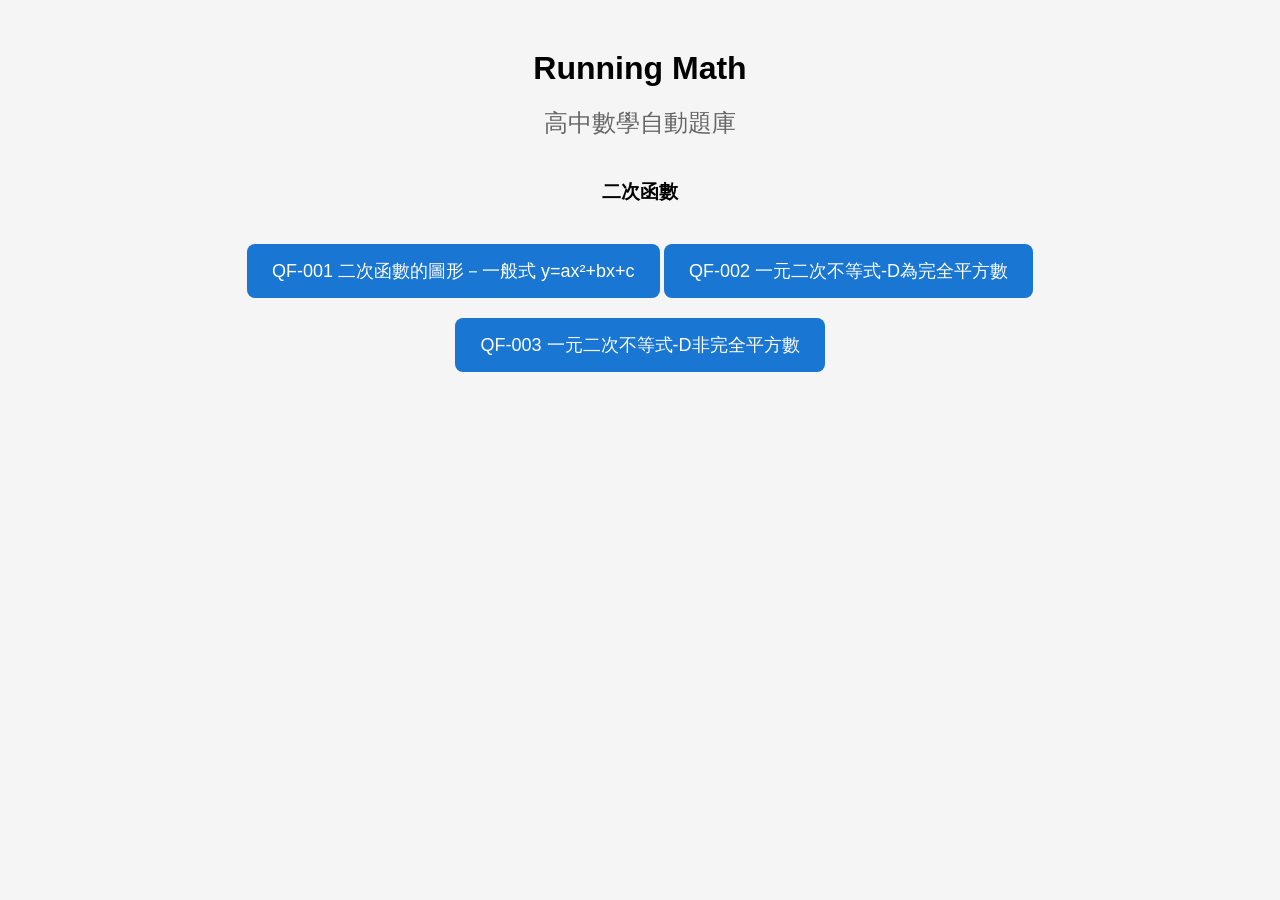
<file: index.html>
<!DOCTYPE html>
<html lang="zh-Hant">
<head>
    <meta charset="UTF-8">
    <meta name="viewport" content="width=device-width, initial-scale=1.0">
    <title>Running Math</title>

    <link rel="stylesheet" href="css/main.css">
</head>
<body>

    <div class="container">

        <h1>Running Math</h1>

        <h2>高中數學自動題庫</h2>

        <div class="section">

            <h3>二次函數</h3>

            <a class="module-button"
               href="modules/qf001/index.html">

                QF-001 二次函數的圖形－一般式 y=ax²+bx+c

            </a>
            
            <a class="module-button"
               href="modules/qf002/index.html">

                QF-002 一元二次不等式-D為完全平方數

            </a>
            <a class="module-button"
               href="modules/qf003/index.html">

                QF-003 一元二次不等式-D非完全平方數

            </a>

        </div>

    </div>

</body>
</html>
</file>
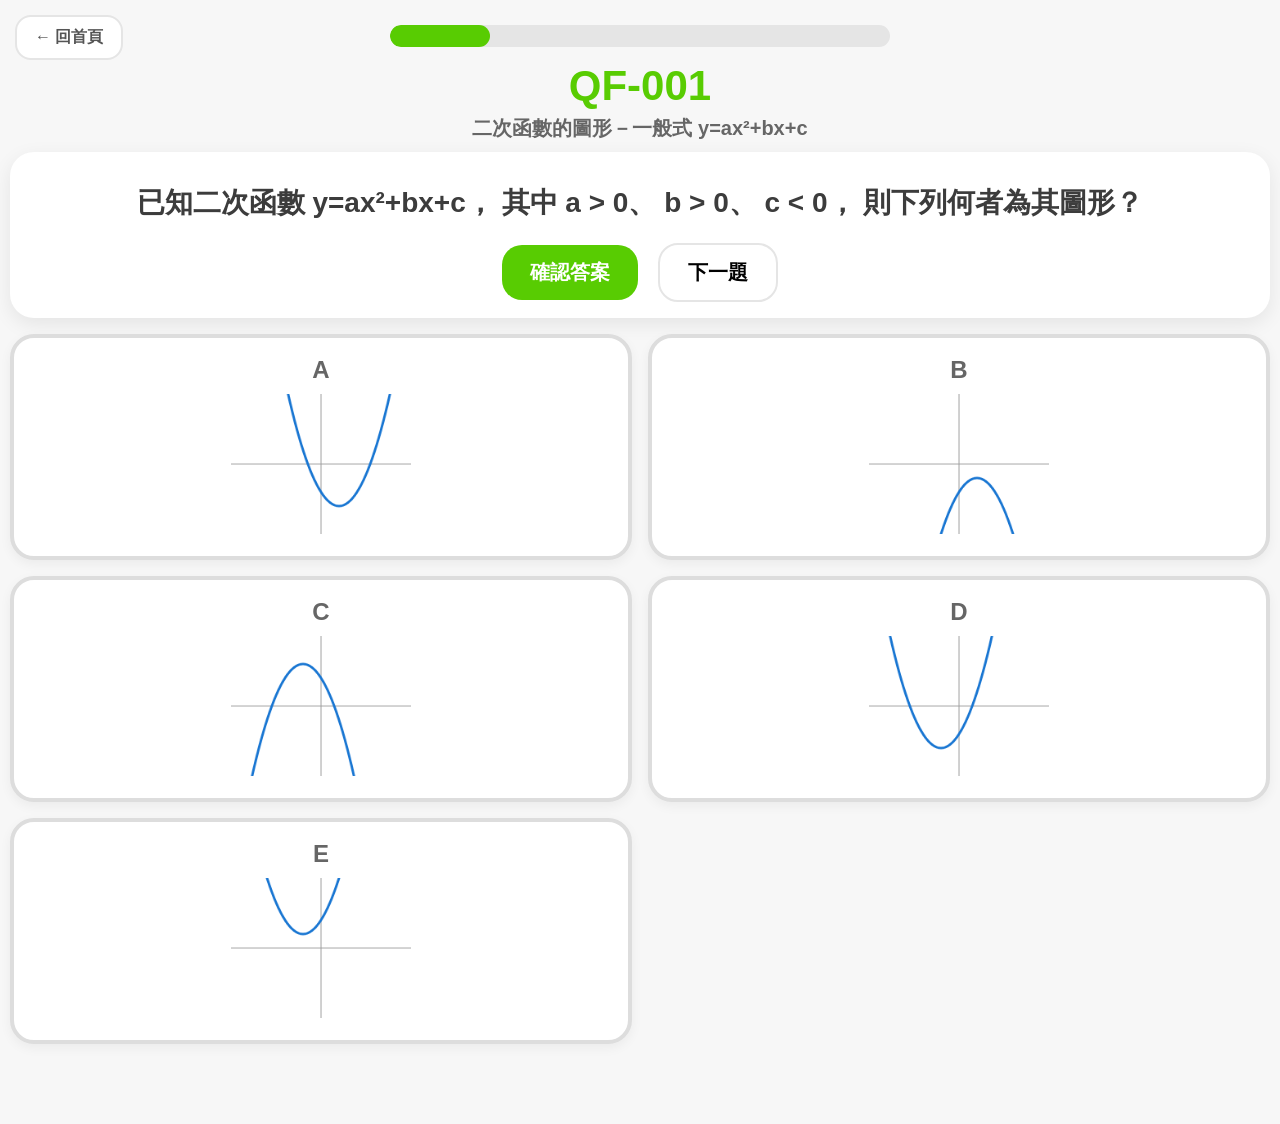
<file: modules/qf001/index.html>
<!DOCTYPE html>
<html lang="zh-Hant">
<head>
    <meta charset="UTF-8">
    <meta name="viewport" content="width=device-width, initial-scale=1.0">
    <title>QF-001 二次函數的圖形</title>
    <link rel="stylesheet" href="../../css/style_qf.css">
</head>
<body>

<a class="home-button" href="../../index.html">
    ← 回首頁
</a>

<div class="container">

    <div class="progress-bar">
        <div class="progress-fill"></div>
    </div>

    <h1>QF-001</h1>

    <h2>二次函數的圖形－一般式 y=ax²+bx+c</h2>

    <div class="question-box">

        <p id="questionText" class="question-line">
    載入中...
        </p>

        <div class="action-area">

            <button id="submitBtn">
                確認答案
            </button>

            <button id="nextBtn">
                下一題
            </button>

        </div>

    </div>

    <div id="options" class="options-container">
    </div>

    <div id="result"></div>

</div>

<script src="app.js"></script>

</body>
</html>
</file>
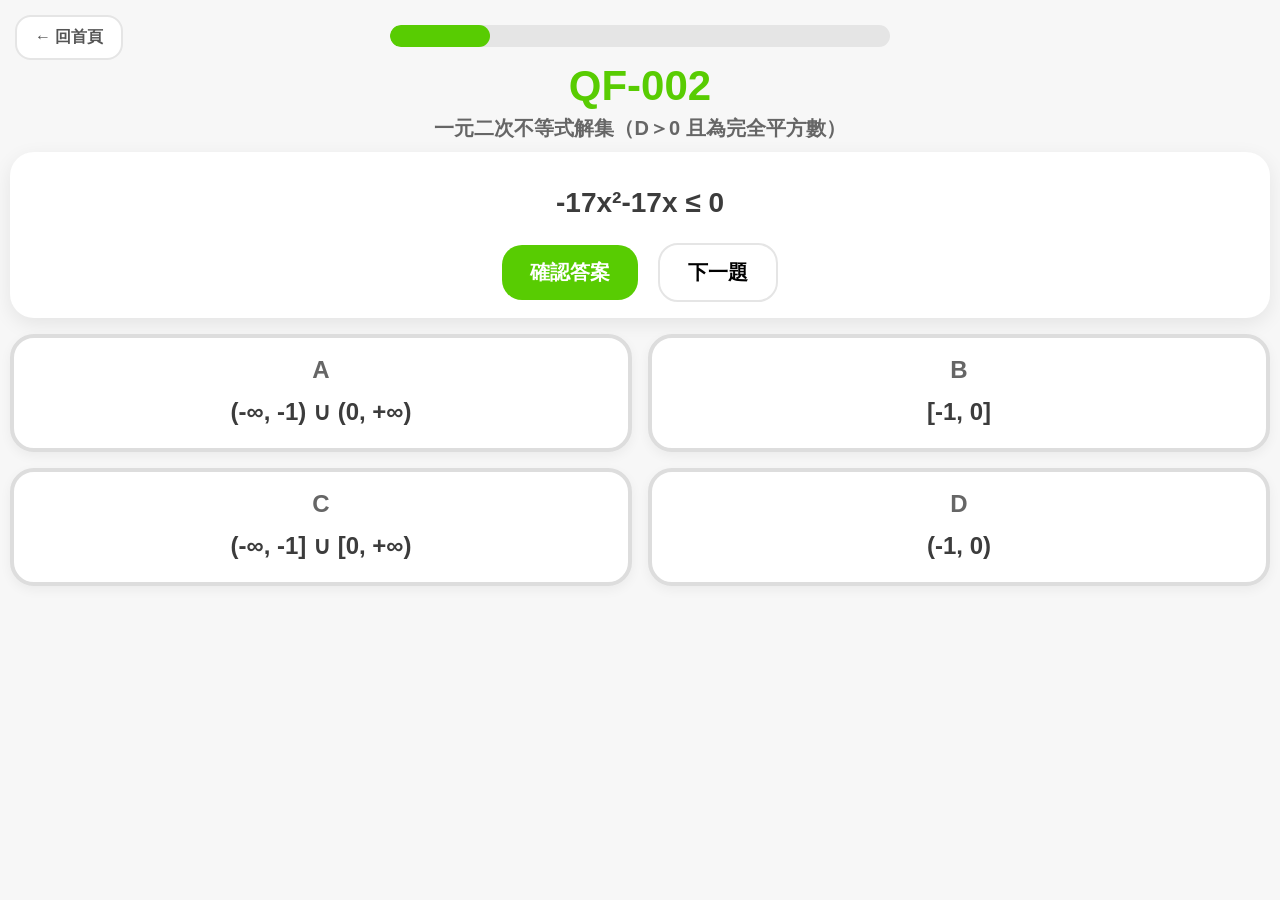
<file: modules/qf002/index.html>
<!DOCTYPE html>
<html lang="zh-Hant">
<head>
    <meta charset="UTF-8">
    <meta name="viewport" content="width=device-width, initial-scale=1.0">
    <title>QF-002 一元二次不等式解集</title>
    <link rel="stylesheet" href="../../css/style_qf.css">
</head>
<body>

<a class="home-button" href="../../index.html">
    ← 回首頁
</a>

<div class="container">

    <div class="progress-bar">
        <div class="progress-fill"></div>
    </div>

    <h1>QF-002</h1>

    <h2>一元二次不等式解集（D＞0 且為完全平方數）</h2>

    <div class="question-box">

        <p id="questionText" class="question-line">
            載入中...
        </p>

        <div class="action-area">

            <button id="submitBtn">
                確認答案
            </button>

            <button id="nextBtn">
                下一題
            </button>

        </div>

    </div>

    <div id="options" class="options-container">
    </div>

    <div id="result"></div>

</div>

<script src="app.js"></script>

</body>
</html>
</file>
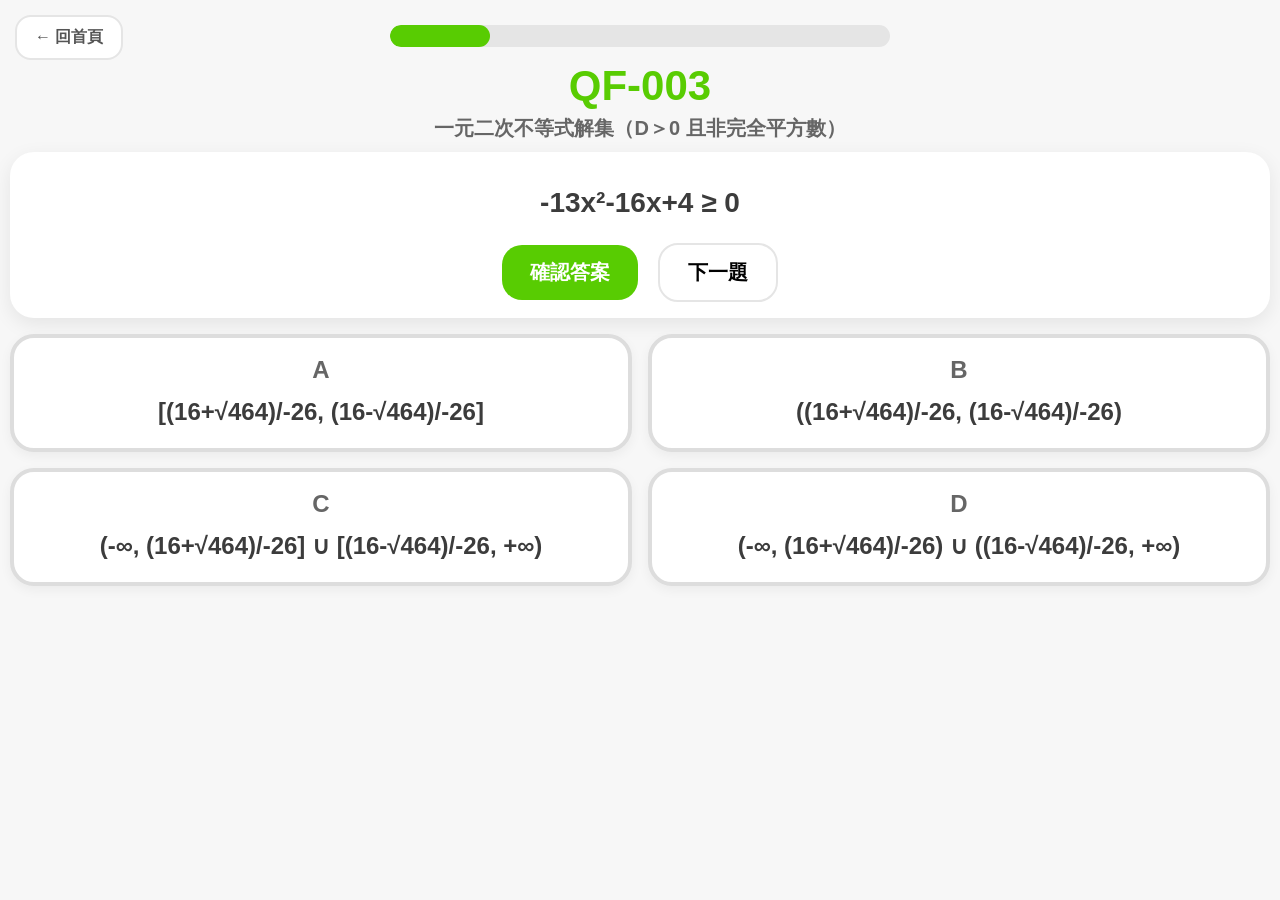
<file: modules/qf003/index.html>
<!DOCTYPE html>
<html lang="zh-Hant">
<head>
    <meta charset="UTF-8">
    <meta name="viewport" content="width=device-width, initial-scale=1.0">
    <title>QF-003 一元二次不等式解集</title>
    <link rel="stylesheet" href="../../css/style_qf.css">
</head>
<body>

<a class="home-button" href="../../index.html">
    ← 回首頁
</a>

<div class="container">

    <div class="progress-bar">
        <div class="progress-fill"></div>
    </div>

    <h1>QF-003</h1>

    <h2>一元二次不等式解集（D＞0 且非完全平方數）</h2>

    <div class="question-box">

        <p id="questionText" class="question-line">
            載入中...
        </p>

        <div class="action-area">

            <button id="submitBtn">
                確認答案
            </button>

            <button id="nextBtn">
                下一題
            </button>

        </div>

    </div>

    <div id="options" class="options-container">
    </div>

    <div id="result"></div>

</div>

<script src="app.js"></script>

</body>
</html>
</file>
<file: css/main.css>
body {
    margin: 0;
    padding: 0;
    font-family: Arial, "Microsoft JhengHei", sans-serif;
    background: #f5f5f5;
}

.container {
    max-width: 900px;
    margin: 50px auto;
    text-align: center;
}

h1 {
    margin-bottom: 10px;
}

h2 {
    color: #666;
    font-weight: normal;
}

.section {
    margin-top: 40px;
}

.module-button {
    display: inline-block;

    margin-top: 20px;
    padding: 15px 25px;

    text-decoration: none;

    background: #1976d2;
    color: white;

    border-radius: 8px;

    font-size: 18px;
}

.module-button:hover {
    background: #1565c0;
}
</file>
<file: css/style_qf.css>
:root{
    --rm-green:#58CC02;
    --rm-green-dark:#46A302;
    --rm-bg:#F7F7F7;
    --rm-card:#FFFFFF;
    --rm-text:#3C3C3C;
    --rm-border:#E5E5E5;
}

body{
    margin:0;
    padding:0;
    background:var(--rm-bg);
    font-family:
        "Segoe UI",
        "Microsoft JhengHei",
        sans-serif;
    color:var(--rm-text);
}

.home-button{
    position:fixed;
    top:15px;
    left:15px;

    background:white;
    border:2px solid var(--rm-border);
    border-radius:16px;

    padding:10px 18px;

    text-decoration:none;
    color:#555;

    font-weight:700;

    transition:.2s;
}

.home-button:hover{
    transform:translateY(-2px);
}

.container{
    max-width:1500px; /* 註：Source 2 設定為 1200px，若需以 Source 2 為主可改為 1200px */
    margin:15px auto;
    padding:10px;
    text-align:center;
}

.progress-bar{
    width:500px;
    height:22px;

    background:#E5E5E5;

    border-radius:20px;

    margin:0 auto 15px auto;

    overflow:hidden;
}

.progress-fill{
    width:20%;
    height:100%;

    background:#58CC02;

    border-radius:20px;
}

h1{
    margin:5px 0;

    font-size:42px;

    font-weight:900;

    color:var(--rm-green);
}

h2{
    margin:0 0 10px 0;

    font-size:20px;

    color:#666;
}

.question-box{
    background:var(--rm-card);

    border-radius:24px;

    padding:16px;

    box-shadow:
        0 6px 20px rgba(0,0,0,.08);

    margin-bottom:16px;
}

.question-line{
    font-size:28px; /* 採納 Source 2 的較大字級；若偏好 Source 1 可調為 24px */
    font-weight:700;
    line-height:1.8;
    margin:10px 0;
}

.action-area{
    margin-top:15px;
}

button{
    border:none;

    border-radius:20px;

    padding:14px 28px;

    font-size:20px;

    font-weight:800;

    cursor:pointer;

    margin:0 8px;

    transition:.2s;
}

button:hover{
    transform:translateY(-2px);
}

#submitBtn{
    background:var(--rm-green);
    color:white;
}

#submitBtn:hover{
    background:var(--rm-green-dark);
}

#nextBtn{
    background:white;
    border:2px solid var(--rm-border);
}

/* 選擇區容器：預設採用 Source 2 的 Grid 網格佈局 */
.options-container{
    display:grid;
    grid-template-columns:repeat(2,1fr);
    gap:16px;
}

.option-card{
    background:white;

    border:4px solid #ddd;

    border-radius:24px;

    padding:18px; /* 採納 Source 2 較充裕的 padding */

    cursor:pointer;

    transition:.2s;

    box-shadow:
        0 4px 12px rgba(0,0,0,.05);
}

.option-card:hover{
    transform:translateY(-4px);
    border-color:var(--rm-green);
}

.option-card.selected{
    border-color:var(--rm-green);
    background:#F1FFE8;
}

.option-title{
    font-size:24px;

    font-weight:900;

    color:#666;

    margin-bottom:10px;
}

/* 僅存在於 Source 2 的文字樣式 */
.option-text{
    font-size:24px;
    font-weight:700;
    line-height:1.5;
    word-break:break-word;
}

/* 僅存在於 Source 1 的 Canvas 樣式 */
canvas{
    width:180px;
    height:140px;
    background:white;
}

#result{
    margin-top:15px;

    min-height:40px;

    font-size:28px;

    font-weight:900;
}

.correct{
    color:var(--rm-green);
}

.wrong{
    color:#FF4B4B;
}
</file>
